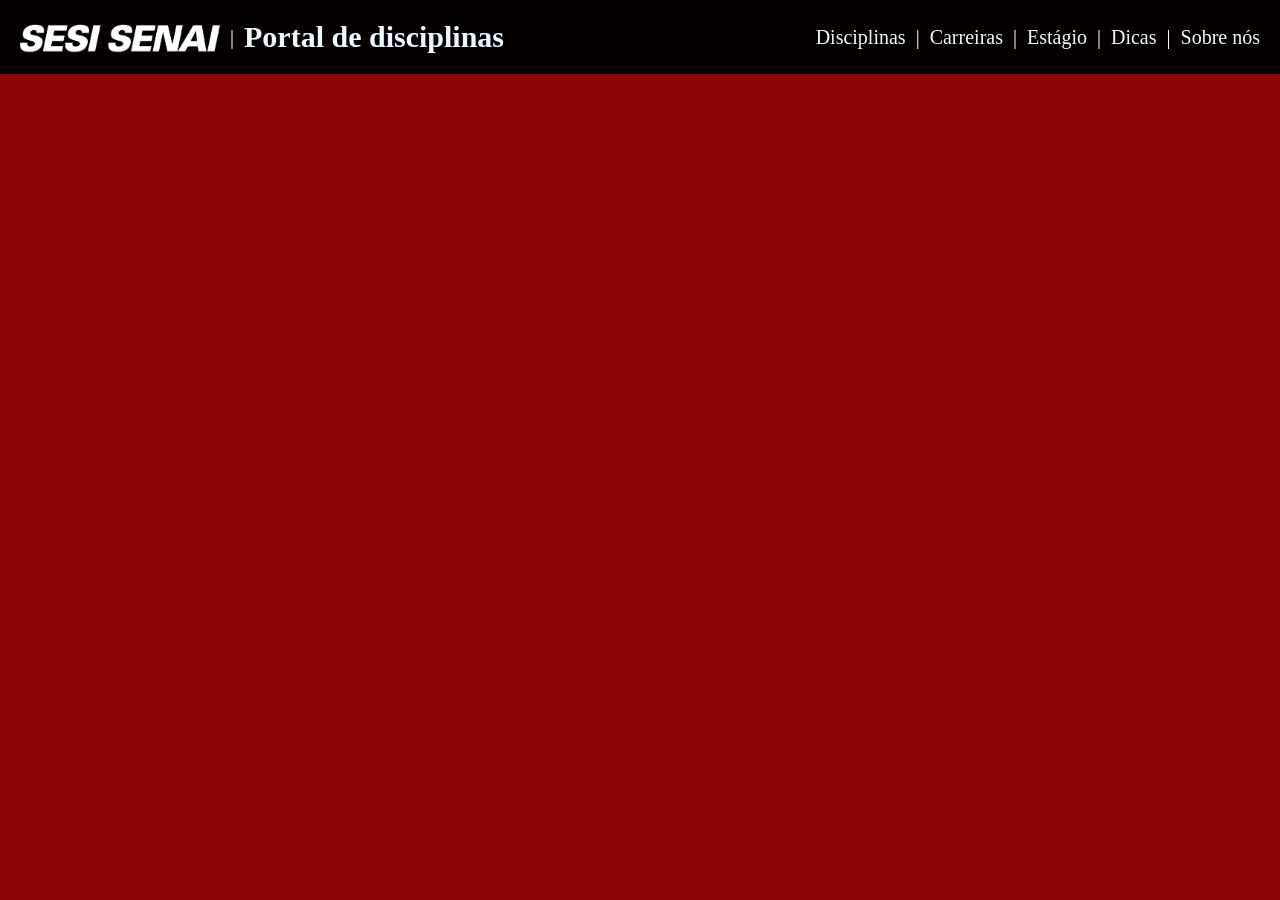
<file: index.html>
<!DOCTYPE html>
<html lang="pt-BR">
    <head>
        <meta charset="UTF-8"/>
        <link rel="stylesheet" href="css/style.css"/>
        <title>Portal de disciplinas </title>
    </head>
    <body>
        <header>
            <section id="logo">
                <img src="./assets/img/logo-escola-sesi-senai.png" alt="Logo Sesi Senai ">
                 <p>|</p>
                 <h2> Portal de disciplinas</h2>
            </section>
            <section id="guias">
                <span ><a href="/pages/disciplinas.html">Disciplinas</a></span>
                <p>|</p>
                <span><a href="/pages/carreiras.html">Carreiras</a></span>
                <p>|</p>
                <span><a href="/pages/estagio.html">Estágio</a></span>
                <p>|</p>
                <span><a href="/pages/dicas.html">Dicas</a></span>
                <p>|</p>
                <span><a href="/pages/sobre.html">Sobre nós</a></span>
            </section>

            </section>
        </header>
        <main>

        </main>
        <footer>

        </footer>
    </body>
</html>
</file>
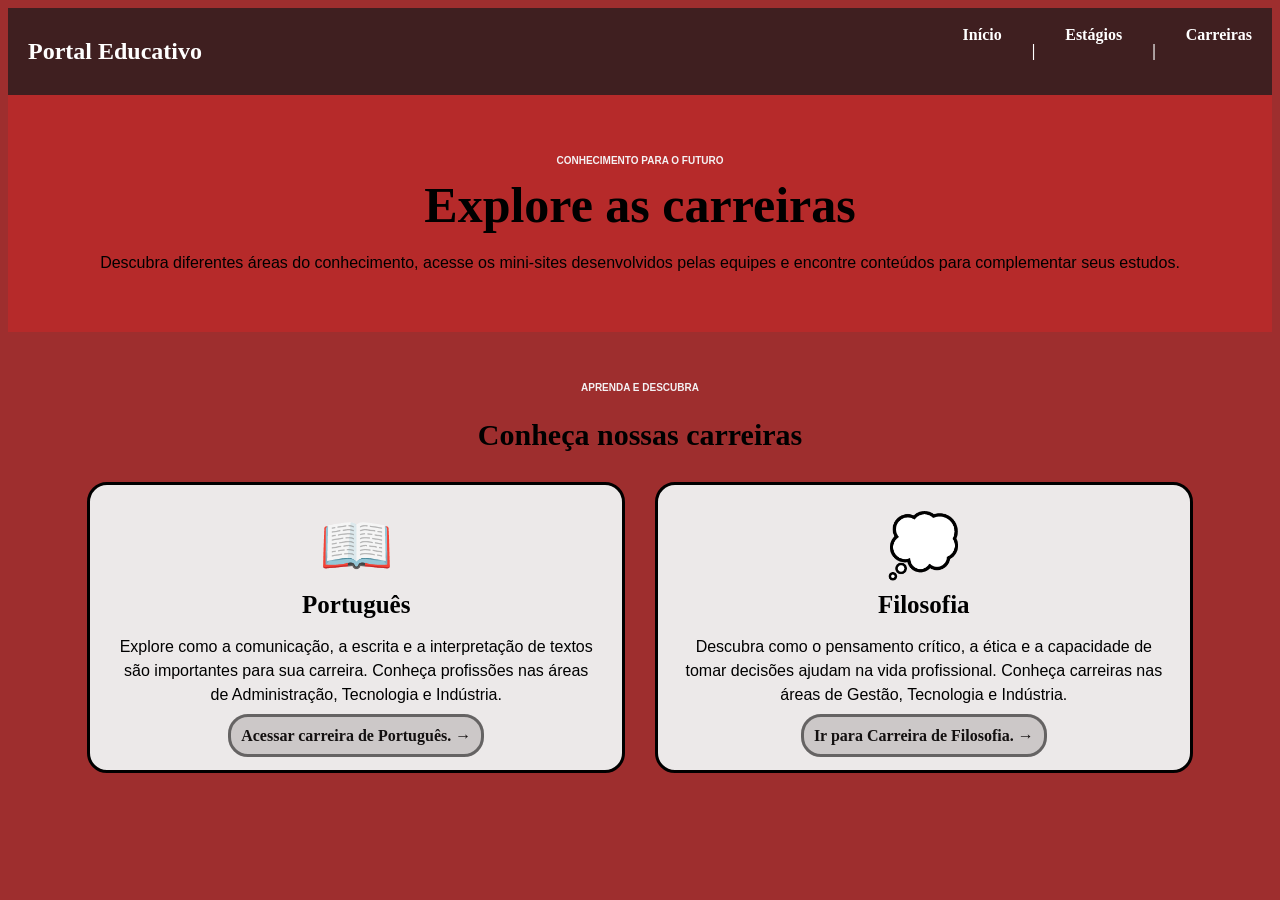
<file: pages/carreiras.html>
<!DOCTYPE html>
<html lang="pt-BR">

<head>
    <meta charset="UTF-8" />
    <title>Portal Educativo - Carreiras</title>
    <link rel="stylesheet" href="../css/carreira.css" />
</head>

<body>
    <header>
        <section id="logo">
            <h2>Portal Educativo</h2>
        </section>

        <section id="opcoes">
            <span><a href="../index.html">Início</a></span>
            <p>|</p>
            <span><a href="../estagio.html">Estágios</a></span>
            <p>|</p>
            <span><a href="carreiras.html">Carreiras</a></span>
        </section>
    </header>

    <main>
        <section id="introducao">
            <article>
                <p class="letras_pequenas">Conhecimento para o futuro</p>
                <h1>Explore as carreiras</h1>
                <p>Descubra diferentes áreas do conhecimento, acesse os mini-sites desenvolvidos pelas equipes e
                    encontre conteúdos para complementar seus estudos.</p>
            </article>
        </section>

        <section id="carreiras">
            <article>
                <p class="letras_pequenas">Aprenda e descubra</p>
                <h2>Conheça nossas carreiras</h2>
            </article>

            <section id="lista-carreiras">

                <article class="carreira">
                    <span class="emoji">📖</span>
                    <h3>Português</h3>
                    <p>Explore como a comunicação, a escrita e a interpretação de textos são importantes para sua carreira. Conheça profissões nas áreas de Administração, Tecnologia e Indústria.</p>
                   <a href="pages/portugues.html">Acessar carreira de Português. →</a>
                </article>

                <article class="carreira">
                    <span class="emoji">💭</span>
                    <h3>Filosofia</h3>
                    <p>Descubra como o pensamento crítico, a ética e a capacidade de tomar decisões ajudam na vida profissional. Conheça carreiras nas áreas de Gestão, Tecnologia e Indústria.</p>
                 <a href="../pages/carreiraFilosofia.html">Ir para Carreira de Filosofia. →</a>
                </article>



            </section>
        </section>
    </main>
</body>

</html>
</file>
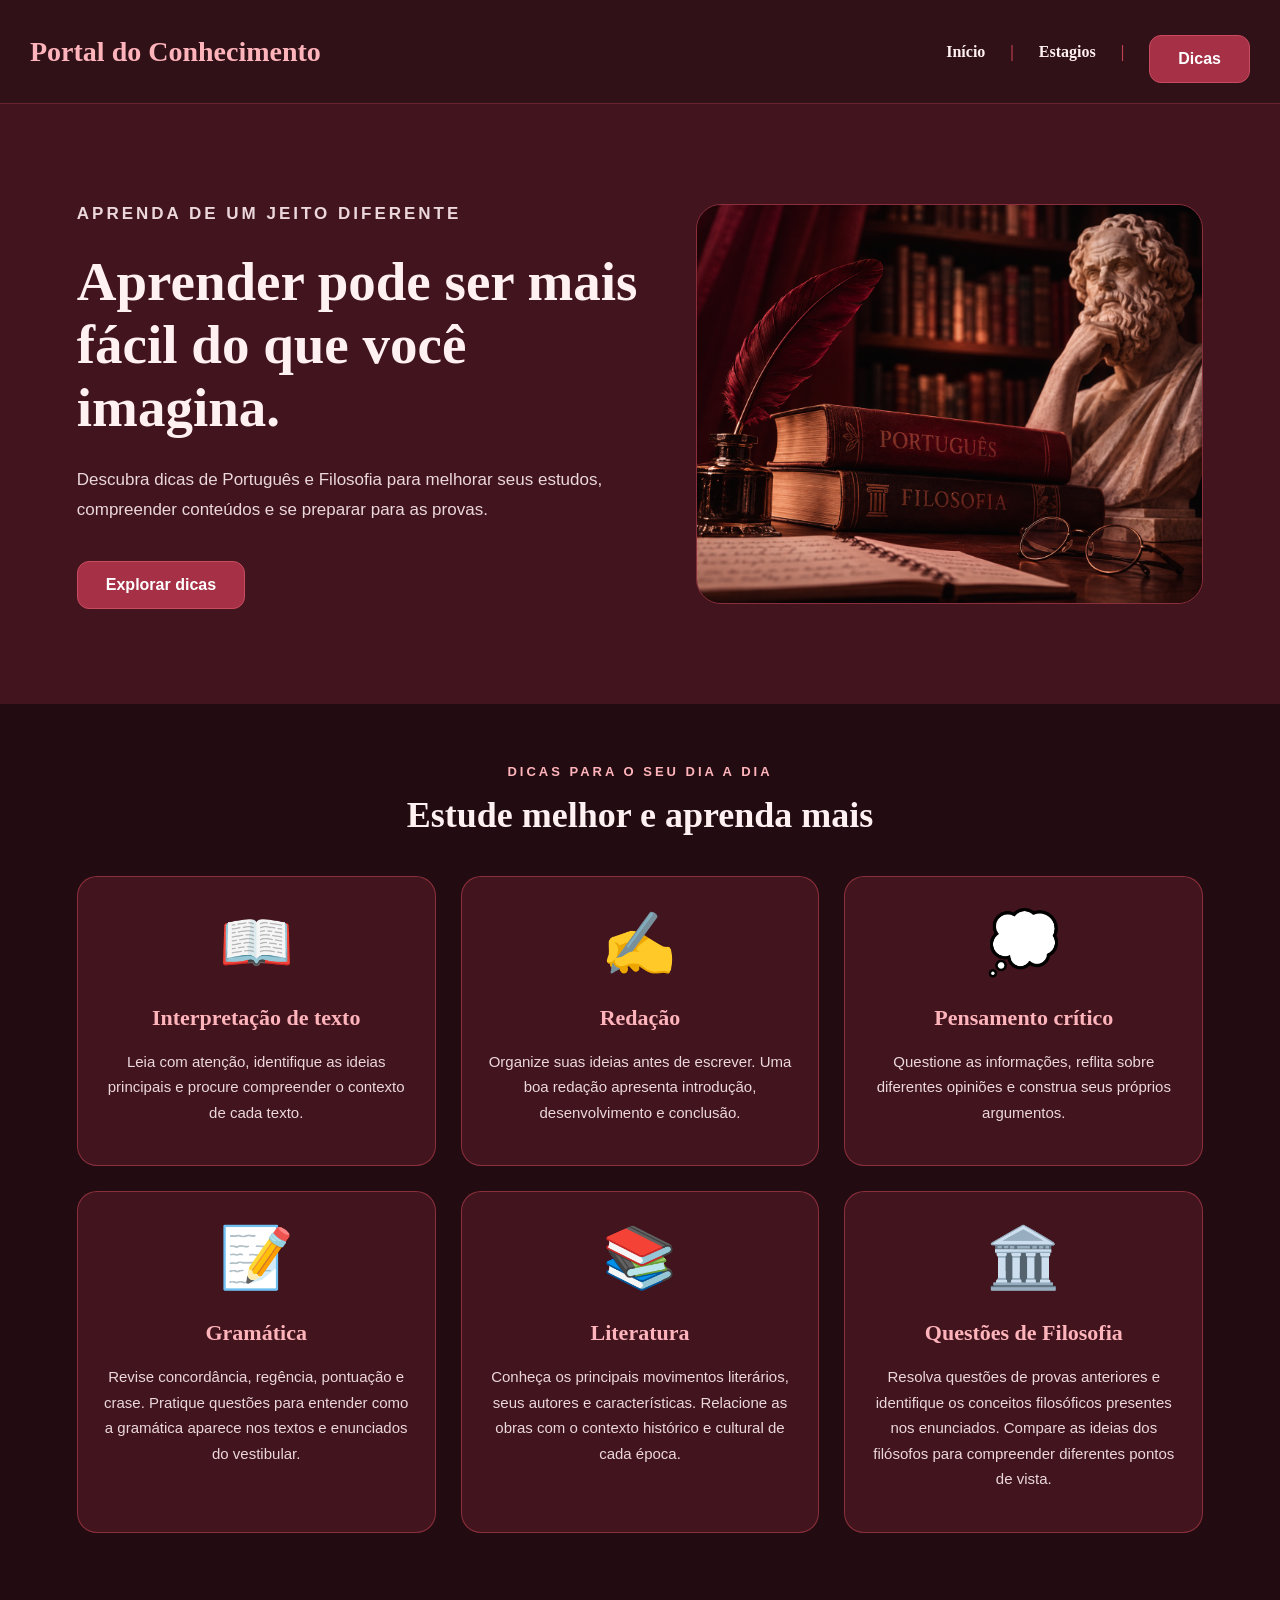
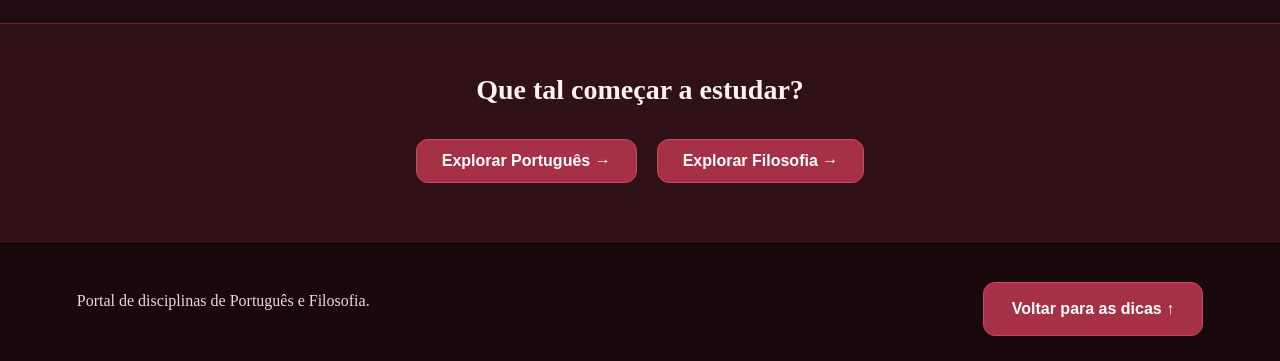
<file: pages/dicas.html>
<!DOCTYPE html>
<html lang="pt-BR">
    <head>
<meta charset="UTF-8">
<meta name="viewport" content="width=device-width, initial-scale=1.0">
<title>Dicas de Estudo - Portal do Conhecimento</title>
<link rel="stylesheet" href="../css/dicas1.css">
<link rel="stylesheet" href="../css/dicas2.css">
<link rel="stylesheet" href="../css/dicas3.css">
    </head>

    <body>
        <header>
        <p>Portal do Conhecimento</p>

        <section id="opcoes">
        <span id="opcao-inicio">
            <a href="index.html">Início</a>
        </span>

    <p>|</p>

        <span id="opcao-portugues">
            <a href="pages/portugues.html">Estagios</a>
        </span>

        <p>|</p>

<span id="ir-para-dicas">
            <a href="#destaques">Dicas</a>
        </span> 
        
    </section>
        </header>

        <main>
            <section id="introducao">
            <article>
            <p class="letras_pequenas">
                        APRENDA DE UM JEITO DIFERENTE
                </p>

            <h1>
    
                Aprender pode ser mais fácil do que você imagina.

            </h1>
<p>

        Descubra dicas de Português e Filosofia para

        melhorar seus estudos, compreender conteúdos

        e se preparar para as provas.
            </p>

            <span id="ir-para-dicas">

                <a href="#destaques">Explorar dicas</a>
        </span>
        </article>

    <img
    src="../assets/dicas1.png"
            alt="Materiais de estudo sobre Português e Filosofia"
                >
            </section>

            <section id="destaques">
            <article>
            <p class="letras_pequenas">
            DICAS PARA O SEU DIA A DIA
            </p>

            <h2>

                Estude melhor e aprenda mais
    
            </h2>
                </article>


                <section id="motivos">
    
                    <article class="motivo">
        
                        <span class="emoji">📖</span>

            <h3>Interpretação de texto</h3>

            <p>
                Leia com atenção, identifique as ideias
                principais e procure compreender o contexto
                de cada texto.
                        </p>
                    </article>

                    <article class="motivo">
                        <span class="emoji">✍️</span>

                        <h3>Redação</h3>

                        <p>
                            Organize suas ideias antes de escrever.
                            Uma boa redação apresenta introdução,
                            desenvolvimento e conclusão.
                        </p>
                    </article>

                    <article class="motivo">
                        <span class="emoji">💭</span>

                        <h3>Pensamento crítico</h3>

                        <p>
                            Questione as informações, reflita sobre
                            diferentes opiniões e construa seus próprios
                            argumentos.
                        </p>
                    </article>
                    <article class="motivo">
    <span class="emoji">📝</span>

    <h4>Gramática</h4>

    <p>
        Revise concordância, regência, pontuação e crase.
        Pratique questões para entender como a gramática
        aparece nos textos e enunciados do vestibular.
    </p>
</article>

<article class="motivo">
    <span class="emoji">📚</span>

    <h5>Literatura</h5>

    <p>
        Conheça os principais movimentos literários,
        seus autores e características. Relacione as obras
        com o contexto histórico e cultural de cada época.
    </p>
</article>

<article class="motivo">
    <span class="emoji">🏛️</span>

    <h6>Questões de Filosofia</h6>

    <p>
        Resolva questões de provas anteriores e identifique
        os conceitos filosóficos presentes nos enunciados.
        Compare as ideias dos filósofos para compreender
        diferentes pontos de vista.
    </p>
</article>
                </section>
            </section>

            <section id="ir-para-personagens">
                <h3>Que tal começar a estudar?</h3>

                <a href="pages/portugues.html">
                    Explorar Português →
                </a>

                <a href="pages/filosofia.html">
                    Explorar Filosofia →
                </a>
            </section>
        </main>

        <footer>
            <section>
                <p>
                    Portal de disciplinas de Português e Filosofia.
                </p>
            </section>

            <span id="ir-para-dicas">
                <a href="#destaques">Voltar para as dicas ↑</a>
            </span>
        </footer>
    </body>
</html>
</file>
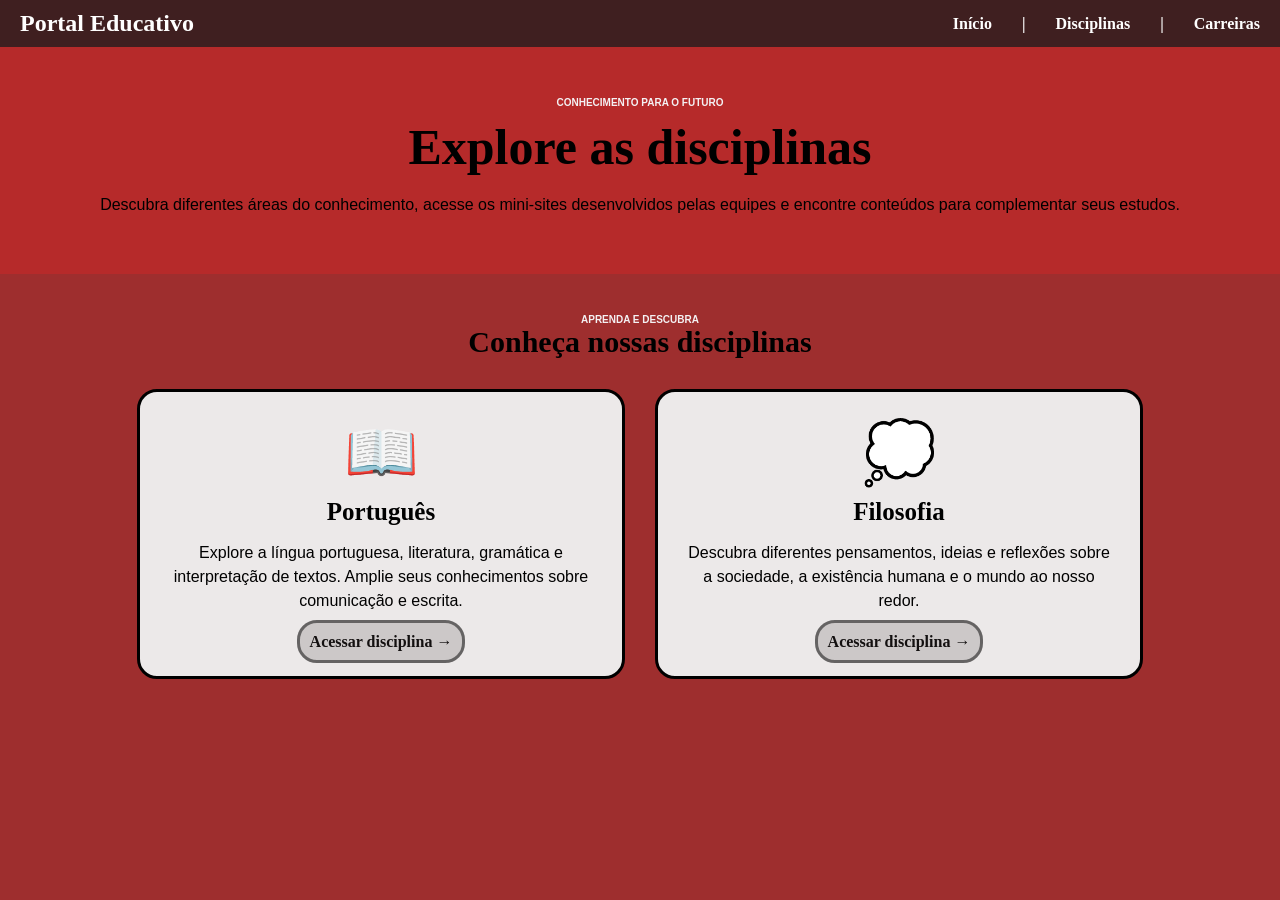
<file: pages/disciplinas.html>
<!DOCTYPE html>
<html lang="pt-BR">

<head>
    <meta charset="UTF-8" />
    <title>Portal Educativo - Disciplinas</title>
    <link rel="stylesheet" href="../css/disciplinas.css" />
</head>

<body>
    <header>
        <section id="logo">
            <h2>Portal Educativo</h2>
        </section>

        <section id="opcoes">
            <span><a href="../index.html">Início</a></span>
            <p>|</p>
            <span><a href="disciplinas.html">Disciplinas</a></span>
            <p>|</p>
            <span><a href="carreiras.html">Carreiras</a></span>
        </section>
    </header>

    <main>
        <section id="introducao">
            <article>
                <p class="letras_pequenas">Conhecimento para o futuro</p>
                <h1>Explore as disciplinas</h1>
                <p>Descubra diferentes áreas do conhecimento, acesse os mini-sites desenvolvidos pelas equipes e
                    encontre conteúdos para complementar seus estudos.</p>
            </article>
        </section>

        <section id="disciplinas">
            <article>
                <p class="letras_pequenas">Aprenda e descubra</p>
                <h2>Conheça nossas disciplinas</h2>
            </article>

            <section id="lista-disciplinas">

                <article class="disciplina">
                    <span class="emoji">📖</span>
                    <h3>Português</h3>
                    <p>Explore a língua portuguesa, literatura, gramática e interpretação de textos. Amplie seus
                        conhecimentos sobre comunicação e escrita.</p>
                    <a href="portugues.html">Acessar disciplina →</a>
                </article>

                <article class="disciplina">
                    <span class="emoji">💭</span>
                    <h3>Filosofia</h3>
                    <p>Descubra diferentes pensamentos, ideias e reflexões sobre a sociedade, a existência humana e o
                        mundo ao nosso redor.</p>
                    <a href="filosofia.html">Acessar disciplina →</a>
                </article>

            </section>
        </section>
    </main>
</body>

</html>
</file>
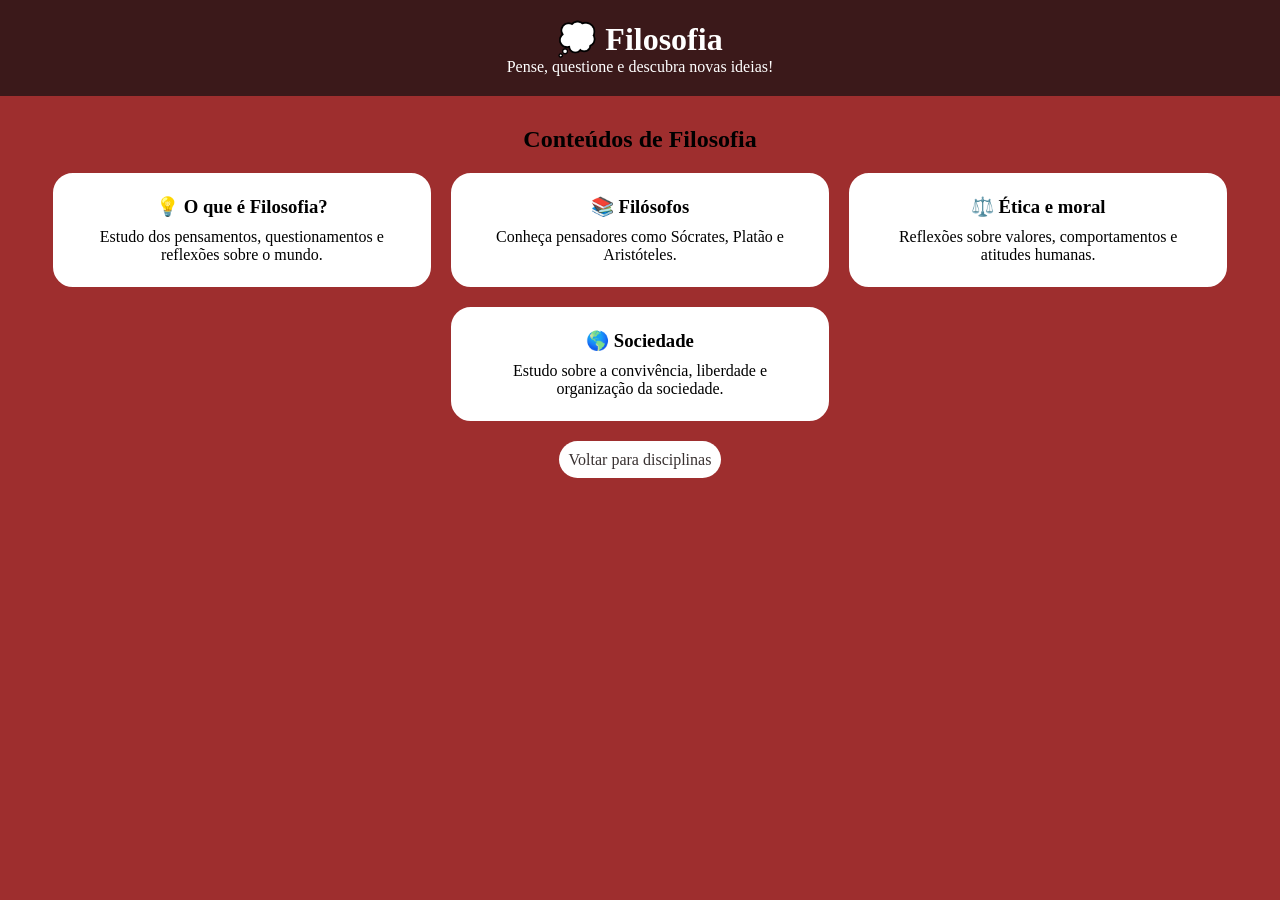
<file: pages/filosofia.html>
<!DOCTYPE html>
<html lang="pt-br">

<head>
    <meta charset="UTF-8">
    <meta name="viewport" content="width=device-width, initial-scale=1.0">
    <title>Filosofia</title>
    <link rel="stylesheet" href="../css/filosofia.css">
</head>

<body>

    <header>
        <h1>💭 Filosofia</h1>
        <p>Pense, questione e descubra novas ideias!</p>
    </header>

    <main>

        <section>
            <h2>Conteúdos de Filosofia</h2>

            <div id="conteudos">

                <div class="conteudo">
                    <h3>💡 O que é Filosofia?</h3>
                    <p>Estudo dos pensamentos, questionamentos e reflexões sobre o mundo.</p>
                </div>

                <div class="conteudo">
                    <h3>📚 Filósofos</h3>
                    <p>Conheça pensadores como Sócrates, Platão e Aristóteles.</p>
                </div>

                <div class="conteudo">
                    <h3>⚖️ Ética e moral</h3>
                    <p>Reflexões sobre valores, comportamentos e atitudes humanas.</p>
                </div>

                <div class="conteudo">
                    <h3>🌎 Sociedade</h3>
                    <p>Estudo sobre a convivência, liberdade e organização da sociedade.</p>
                </div>

            </div>
        </section>

        <div class="voltar">
            <a href="disciplinas.html">Voltar para disciplinas</a>
        </div>

    </main>

</body>

</html>
</file>
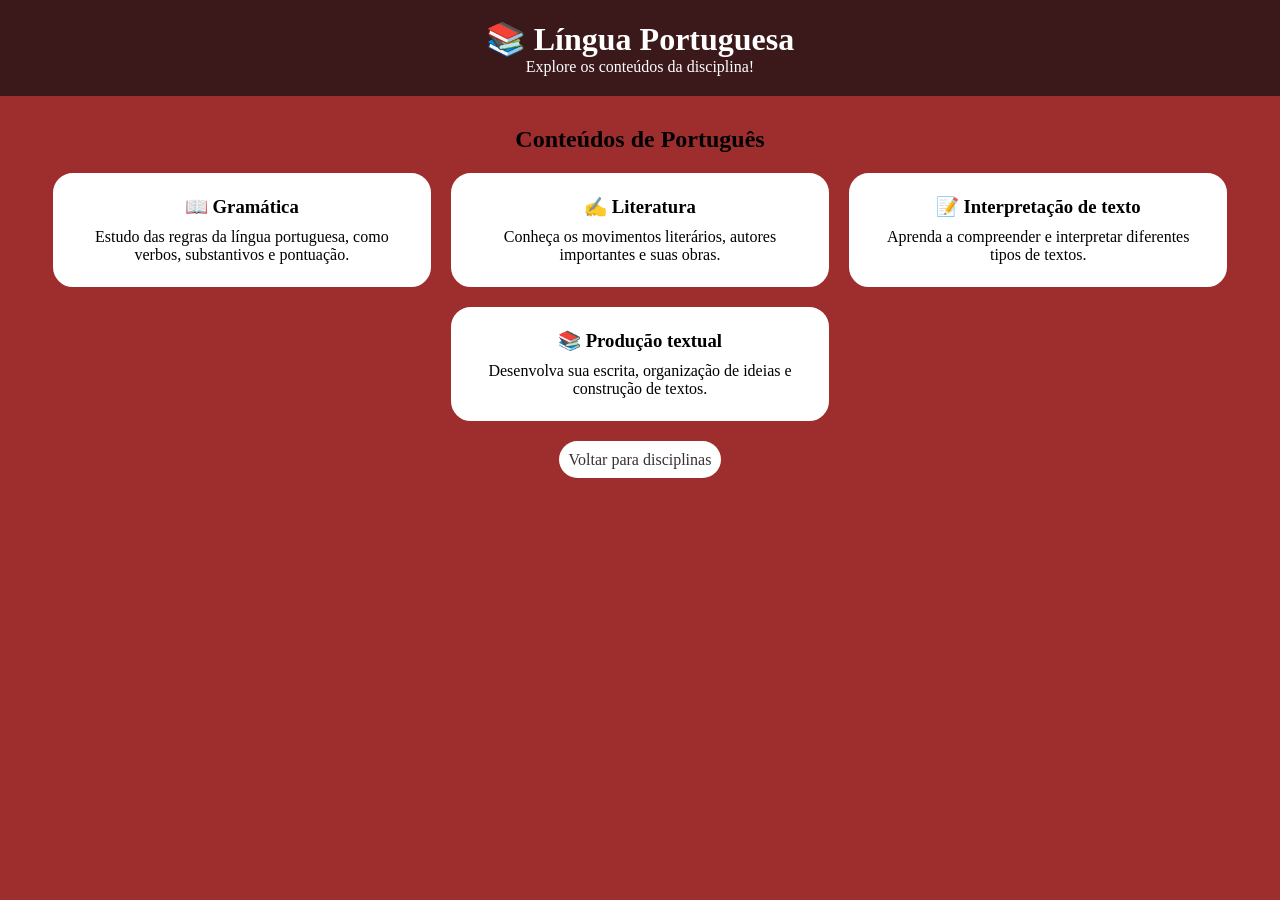
<file: pages/portugues.html>
<!DOCTYPE html>
<html lang="pt-br">

<head>
    <meta charset="UTF-8">
    <meta name="viewport" content="width=device-width, initial-scale=1.0">
    <title>Português</title>
    <link rel="stylesheet" href="../css/portugues.css">
</head>

<body>

    <header>
        <h1>📚 Língua Portuguesa</h1>
        <p>Explore os conteúdos da disciplina!</p>
    </header>

    <main>

        <section>
            <h2>Conteúdos de Português</h2>

            <div id="conteudos">

                <div class="conteudo">
                    <h3>📖 Gramática</h3>
                    <p>Estudo das regras da língua portuguesa, como verbos, substantivos e pontuação.</p>
                </div>

                <div class="conteudo">
                    <h3>✍️ Literatura</h3>
                    <p>Conheça os movimentos literários, autores importantes e suas obras.</p>
                </div>

                <div class="conteudo">
                    <h3>📝 Interpretação de texto</h3>
                    <p>Aprenda a compreender e interpretar diferentes tipos de textos.</p>
                </div>

                <div class="conteudo">
                    <h3>📚 Produção textual</h3>
                    <p>Desenvolva sua escrita, organização de ideias e construção de textos.</p>
                </div>

            </div>
        </section>

        <div class="voltar">
            <a href="disciplinas.html">Voltar para disciplinas</a>
        </div>

    </main>

</body>

</html>
</file>
<file: css/style.css>
*{
    margin: 0;
    padding: 0;
    box-sizing: border-box;
}
body{
    color:aliceblue;
    font-family:'Times New Roman', Times, serif;
    font-size: 20px;
    background-color: rgb(139, 3, 3);
}
header{
    padding:20px;
    background-color: rgb(5, 0, 0);
    display: flex;
    justify-content: space-between;
    align-items: center;
}

header p{
    color:rgb(255, 255, 255);
}

#logo{
    display: flex;
    align-items: center;
    gap:10px;
}
#logo img{
    width: 200px;
}

#guias{
    align-items: center;
    display: flex;
    gap: 10px;
}

footer{

}







a{
    text-decoration: none;
    color:aliceblue
}
a:hover{
    color:red
}
</file>
<file: css/carreira.css>
body {
    background-color:rgb(158, 46, 46);
    font-family: Cambria, Cochin, Georgia, Times, 'Times New Roman', serif;
    color: rgb(0, 0, 0);
}

/* CABEÇALHO */

header {
    background-color: rgba(23, 25, 26, 0.7);
    padding: 10px;
    display: flex;
    justify-content: space-between;
    padding-left: 20px;
    padding-right: 20px;
    align-items: center;
}

a {
    text-decoration: none;
    color: rgb(255, 255, 255);
}

a:hover {
    color: rgb(0, 0, 0);
}

#logo {
    display: flex;
    align-items: center;
    font-weight: bold;
    color: rgb(255, 255, 255);
}

#opcoes {
    color: rgb(255, 255, 255);
    display: flex;
    gap: 30px;
    font-weight: bold;
}

/* INTRODUÇÃO */

.letras_pequenas {
    font-family: 'Segoe UI', Tahoma, Geneva, Verdana, sans-serif;
    font-weight: bold;
    text-transform: uppercase;
    font-size: x-small;
    color: rgb(244, 241, 243);
}

#introducao {
    background-color: rgba(192, 40, 40, 0.7);
    padding: 50px;
    text-align: center;
    margin-bottom: 10px;
}

#introducao h1 {
    font-size: 50px;
    margin-top: 10px;
    margin-bottom: 20px;
}

#introducao p {
    font-family: 'Segoe UI', Tahoma, Geneva, Verdana, sans-serif;
    margin-bottom: 10px;
}

/* CARREIRAS */

#carreiras {
    padding: 30px;
    text-align: center;
}

#carreiras h2 {
    font-size: 30px;
    margin-bottom: 20px;
}

/* LISTA DE CARREIRAS */

#lista-carreiras {
    display: flex;
    justify-content: center;
    gap: 30px;
    margin-top: 30px;
    margin-bottom: 30px;
}

.carreira {
    width: 40%;
    background-color: rgb(236, 233, 233);
    border-radius: 20px;
    border-style: solid;
    border-color: rgb(0, 0, 0);
    padding: 25px;
    text-align: center;
}

.emoji {
    font-size: 60px;
}

.carreira h3 {
    font-size: 25px;
    margin-top: 10px;
    margin-bottom: 15px;
}

.carreira p {
    font-family: 'Segoe UI', Tahoma, Geneva, Verdana, sans-serif;
    margin-bottom: 20px;
    line-height: 1.5;
}

.carreira a {
    color: rgb(19, 16, 16);
    font-weight: bold;
    background-color: rgba(174, 167, 168, 0.5);
    padding: 10px;
    border-radius: 20px;
    border-style: solid;
    border-color: rgba(0, 0, 0, 0.5);
}

.carreira a:hover {
    color: rgb(0, 0, 0);
}
</file>
<file: css/dicas1.css>
* {
    padding: 0;
    margin: 0;
    box-sizing: border-box;
}

html {
    scroll-behavior: smooth;
}

body {
    background-color: rgb(35, 12, 17);
    font-family: Cambria, Cochin, Georgia, Times, 'Times New Roman', serif;
    color: rgb(255, 240, 242);
}

a {
    text-decoration: none;
    color: rgb(255, 240, 242);
}

a:hover {
    color: rgb(255, 180, 187);
}

header {
    background-color: rgb(48, 17, 24);
    padding: 20px 30px;
    display: flex;
    justify-content: space-between;
    align-items: center;
    border-bottom: 1px solid rgba(190, 65, 80, 0.4);
}

header > p {
    font-size: 28px;
    font-weight: bold;
    color: rgb(255, 180, 187);
}

#opcoes {
    display: flex;
    align-items: center;
    gap: 25px;
    font-weight: bold;
}

#opcoes p {
    color: rgb(190, 65, 80);
}

#opcoes a {
    color: rgb(255, 240, 242);
    transition: color 0.3s ease;
}

#opcoes a:hover {
    color: rgb(255, 180, 187);
}

.letras_pequenas {
    font-family: 'Segoe UI', Tahoma, Geneva, Verdana, sans-serif;
    font-weight: bold;
    text-transform: uppercase;
    font-size: 13px;
    letter-spacing: 3px;
    color: rgb(255, 180, 187);
}

#introducao {
    background-color: rgb(65, 20, 30);
    padding: 60px 6%;
    display: flex;
    justify-content: space-between;
    align-items: center;
    gap: 40px;
    min-height: 600px;
}

#introducao article {
    flex: 1;
}

#introducao h1 {
    font-size: 55px;
    line-height: 1.15;
    margin-top: 20px;
    margin-bottom: 25px;
    color: rgb(255, 240, 242);
}

#introducao p {
    font-family: 'Segoe UI', Tahoma, Geneva, Verdana, sans-serif;
    font-size: 17px;
    line-height: 1.8;
    margin-bottom: 20px;
    color: rgb(235, 215, 220);
}

#introducao img {
    width: 45%;
    max-width: 600px;
    height: 400px;
    object-fit: cover;
    border-radius: 25px;
    border: 1px solid rgba(190, 65, 80, 0.6);
}

#ir-para-dicas {
    display: inline-block;
    margin-top: 15px;
}

#ir-para-dicas a {
    display: inline-block;
    padding: 14px 28px;
    background-color: rgb(166, 48, 70);
    color: rgb(255, 255, 255);
    border: 1px solid rgb(200, 75, 95);
    border-radius: 12px;
    font-family: 'Segoe UI', Tahoma, Geneva, Verdana, sans-serif;
    font-weight: bold;
    font-size: 16px;
    text-decoration: none;
    transition: background-color 0.3s ease,
                transform 0.3s ease,
                box-shadow 0.3s ease;
}

#ir-para-dicas a:hover {
    background-color: rgb(190, 60, 85);
    color: rgb(255, 255, 255);
    transform: translateY(-3px);
    box-shadow: 0 8px 20px rgba(0, 0, 0, 0.25);
}
</file>
<file: css/dicas2.css>
#destaques {
    padding: 60px 6%;
    background-color: rgb(35, 12, 17);
}

#destaques > article {
    text-align: center;
    margin-bottom: 40px;
}

#destaques h2 {
    font-size: 36px;
    margin-top: 15px;
    color: rgb(255, 240, 242);
}

#motivos {
    display: grid;
    grid-template-columns: repeat(3, minmax(0, 1fr));
    gap: 25px;
    margin-top: 30px;
    margin-bottom: 30px;
}

.motivo {
    width: 100%;
    min-width: 0;
    background-color: rgb(65, 20, 30);
    border-radius: 20px;
    border: 1px solid rgba(190, 65, 80, 0.6);
    padding: 30px 25px;
    text-align: center;
    display: flex;
    flex-direction: column;
    align-items: center;
    transition: transform 0.3s ease,
                background-color 0.3s ease,
                box-shadow 0.3s ease;
}

.motivo:hover {
    transform: translateY(-5px);
    background-color: rgb(80, 25, 37);
    box-shadow: 0 10px 25px rgba(0, 0, 0, 0.25);
}

.emoji {
    font-size: 60px;
    margin-bottom: 15px;
}

.motivo h3,
.motivo h4,
.motivo h5,
.motivo h6 {
    font-size: 22px;
    line-height: 1.4;
    margin-top: 10px;
    margin-bottom: 15px;
    color: rgb(255, 180, 187);
}

.motivo p {
    font-family: 'Segoe UI', Tahoma, Geneva, Verdana, sans-serif;
    font-size: 15px;
    line-height: 1.7;
    margin-bottom: 10px;
    color: rgb(235, 215, 220);
}

#ir-para-personagens {
    text-align: center;
    background-color: rgb(48, 17, 24);
    padding: 50px 20px;
    border-top: 1px solid rgba(190, 65, 80, 0.4);
}

#ir-para-personagens h3 {
    font-size: 28px;
    margin-bottom: 25px;
    color: rgb(255, 240, 242);
}

#ir-para-personagens a {
    display: inline-block;
    margin: 8px;
    padding: 12px 25px;
    background-color: rgb(166, 48, 70);
    color: rgb(255, 255, 255);
    border: 1px solid rgb(200, 75, 95);
    border-radius: 12px;
    font-family: 'Segoe UI', Tahoma, Geneva, Verdana, sans-serif;
    font-weight: bold;
    transition: background-color 0.3s ease;
}

#ir-para-personagens a:hover {
    background-color: rgb(190, 60, 85);
    color: rgb(255, 255, 255);
}

footer {
    display: flex;
    justify-content: space-between;
    background-color: rgb(25, 8, 12);
    color: rgb(235, 215, 220);
    align-items: center;
    line-height: 1.5;
    padding: 25px 6%;
    border-top: 1px solid rgba(190, 65, 80, 0.3);
}

footer p {
    color: rgb(235, 215, 220);
}

#links-rodape {
    display: flex;
    gap: 20px;
}

#links-rodape a {
    color: rgb(255, 180, 187);
}

#links-rodape a:hover {
    color: rgb(255, 240, 242);
}
</file>
<file: css/dicas3.css>
@media (max-width: 1000px) {
    #introducao {
        padding: 50px 5%;
        gap: 25px;
    }

    #introducao h1 {
        font-size: 42px;
    }

    #introducao img {
        width: 45%;
        height: 350px;
    }

    #motivos {
        grid-template-columns: repeat(2, minmax(0, 1fr));
    }
}

@media (max-width: 700px) {
    header {
        flex-direction: column;
        gap: 20px;
        padding: 25px 15px;
    }

    header > p {
        font-size: 24px;
        text-align: center;
    }

    #opcoes {
        flex-wrap: wrap;
        justify-content: center;
        gap: 12px;
    }

    #introducao {
        flex-direction: column;
        text-align: center;
        padding: 45px 20px;
    }

    #introducao h1 {
        font-size: 36px;
    }

    #introducao img {
        width: 100%;
        height: auto;
        max-height: 350px;
    }

    #destaques {
        padding: 45px 20px;
    }

    #destaques h2 {
        font-size: 30px;
    }

    #motivos {
        grid-template-columns: 1fr;
        gap: 20px;
    }

    .motivo {
        padding: 25px 20px;
    }

    #ir-para-personagens {
        padding: 40px 20px;
    }

    footer {
        flex-direction: column;
        text-align: center;
        gap: 20px;
    }

    #links-rodape {
        justify-content: center;
    }
}

@media (max-width: 400px) {
    #introducao h1 {
        font-size: 30px;
    }

    #opcoes {
        gap: 8px;
    }

    #opcoes a {
        font-size: 13px;
    }

    #ir-para-dicas a {
        padding: 12px 20px;
    }

    .motivo h3,
    .motivo h4,
    .motivo h5,
    .motivo h6 {
        font-size: 20px;
    }
}
</file>
<file: css/disciplinas.css>
* {
    padding: 0;
    margin: 0;
    box-sizing: border-box;
}

body {
    background-color:rgb(158, 46, 46);
    font-family: Cambria, Cochin, Georgia, Times, 'Times New Roman', serif;
    color: rgb(0, 0, 0);
}

/* CABEÇALHO */

header {
    background-color: rgba(23, 25, 26, 0.7);
    padding: 10px;
    display: flex;
    justify-content: space-between;
    padding-left: 20px;
    padding-right: 20px;
    align-items: center;
}

a {
    text-decoration: none;
    color: rgb(255, 255, 255);
}

a:hover {
    color: rgb(0, 0, 0);
}

#logo {
    display: flex;
    align-items: center;
    font-weight: bold;
    color: rgb(255, 255, 255);
}

#opcoes {
    color: rgb(255, 255, 255);
    display: flex;
    gap: 30px;
    font-weight: bold;
}

/* INTRODUÇÃO */

.letras_pequenas {
    font-family: 'Segoe UI', Tahoma, Geneva, Verdana, sans-serif;
    font-weight: bold;
    text-transform: uppercase;
    font-size: x-small;
    color: rgb(244, 241, 243);
}

#introducao {
    background-color: rgba(192, 40, 40, 0.7);
    padding: 50px;
    text-align: center;
    margin-bottom: 10px;
}

#introducao h1 {
    font-size: 50px;
    margin-top: 10px;
    margin-bottom: 20px;
}

#introducao p {
    font-family: 'Segoe UI', Tahoma, Geneva, Verdana, sans-serif;
    margin-bottom: 10px;
}

/* DISCIPLINAS */

#disciplinas {
    padding: 30px;
    text-align: center;
}

#disciplinas h2 {
    font-size: 30px;
    margin-bottom: 20px;
}

/* LISTA DE DISCIPLINAS */

#lista-disciplinas {
    display: flex;
    justify-content: center;
    gap: 30px;
    margin-top: 30px;
    margin-bottom: 30px;
}

.disciplina {
    width: 40%;
    background-color: rgb(236, 233, 233);
    border-radius: 20px;
    border-style: solid;
    border-color: rgb(0, 0, 0);
    padding: 25px;
    text-align: center;
}

.emoji {
    font-size: 60px;
}

.disciplina h3 {
    font-size: 25px;
    margin-top: 10px;
    margin-bottom: 15px;
}

.disciplina p {
    font-family: 'Segoe UI', Tahoma, Geneva, Verdana, sans-serif;
    margin-bottom: 20px;
    line-height: 1.5;
}

.disciplina a {
    color: rgb(19, 16, 16);
    font-weight: bold;
    background-color: rgba(174, 167, 168, 0.5);
    padding: 10px;
    border-radius: 20px;
    border-style: solid;
    border-color: rgba(0, 0, 0, 0.5);
}

.disciplina a:hover {
    color: rgb(0, 0, 0);
}
</file>
<file: css/filosofia.css>
* {
    padding: 0;
    margin: 0;
    box-sizing: border-box;
}

body {
    background-color:rgb(158, 46, 46);
    font-family: Georgia, 'Times New Roman', Times, serif;
    color: rgb(0, 0, 0);
}

header {
    background-color: rgba(18, 17, 18, 0.7);
    padding: 20px;
    text-align: center;
    color: white;
}

main {
    padding: 30px;
}

section {
    text-align: center;
}

section h2 {
    margin-bottom: 20px;
}

#conteudos {
    display: flex;
    flex-wrap: wrap;
    justify-content: center;
    gap: 20px;
}

.conteudo {
    width: 31%;
    background-color: rgb(255, 255, 255);
    border-style: solid;
    border-color: rgb(255, 255, 255);
    border-radius: 20px;
    padding: 20px;
    text-align: center;
}

.conteudo h3 {
    margin-bottom: 10px;
}

.conteudo p {
    margin-top: 5px;
}

.voltar {
    text-align: center;
    margin-top: 30px;
}

.voltar a {
    background-color: rgb(255, 255, 255);
    padding: 10px;
    border-radius: 20px;
    color: rgb(57, 49, 49);
    text-decoration: none;
}

.voltar a:hover {
    color: rgb(255, 255, 255);
}
</file>
<file: css/portugues.css>
* {
    padding: 0;
    margin: 0;
    box-sizing: border-box;
}

body {
    background-color:rgb(158, 46, 46);
    font-family: Georgia, 'Times New Roman', Times, serif;
    color: rgb(0, 0, 0);
}

header {
    background-color: rgba(18, 17, 18, 0.7);
    padding: 20px;
    text-align: center;
    color: white;
}

main {
    padding: 30px;
}

section {
    text-align: center;
}

section h2 {
    margin-bottom: 20px;
}

#conteudos {
    display: flex;
    flex-wrap: wrap;
    justify-content: center;
    gap: 20px;
}

.conteudo {
    width: 31%;
    background-color: rgb(255, 255, 255);
    border-style: solid;
    border-color: rgb(255, 255, 255);
    border-radius: 20px;
    padding: 20px;
    text-align: center;
}

.conteudo h3 {
    margin-bottom: 10px;
}

.conteudo p {
    margin-top: 5px;
}

.voltar {
    text-align: center;
    margin-top: 30px;
}

.voltar a {
    background-color: rgb(255, 255, 255);
    padding: 10px;
    border-radius: 20px;
    color: rgb(57, 49, 49);
    text-decoration: none;
}

.voltar a:hover {
    color: rgb(255, 255, 255);
}
</file>
